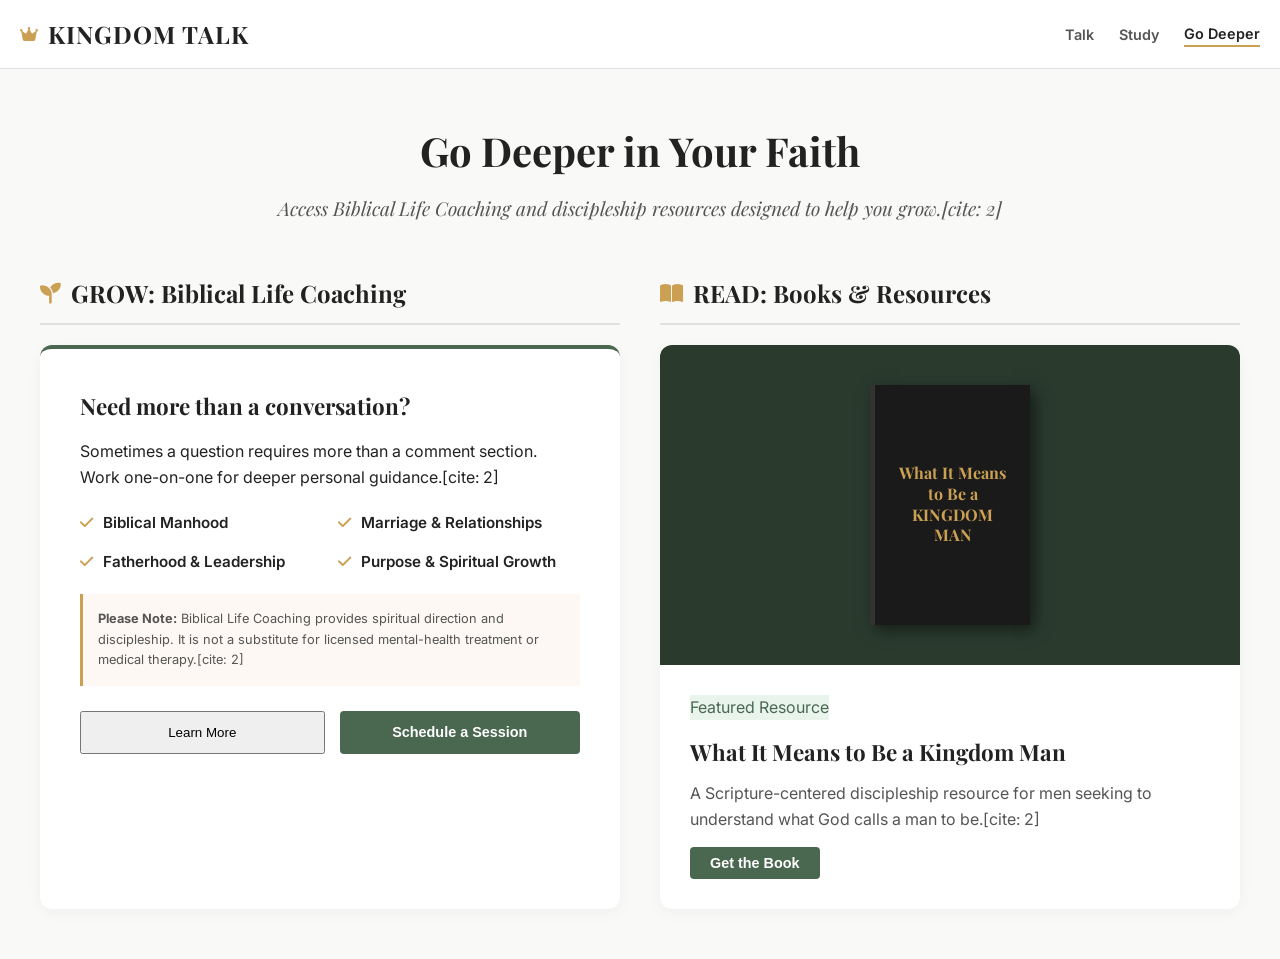
<file: go-deeper.html>
<!DOCTYPE html>
<html lang="en">
<head>
    <meta charset="UTF-8">
    <meta name="viewport" content="width=device-width, initial-scale=1.0">
    <title>GO DEEPER | Grow & Read</title>
    <link href="https://fonts.googleapis.com/css2?family=Playfair+Display:wght@400;600;700&family=Inter:wght@300;400;600&display=swap" rel="stylesheet">
    <link rel="stylesheet" href="https://cdnjs.cloudflare.com/ajax/libs/font-awesome/6.4.0/css/all.min.css">
    <link rel="stylesheet" href="styles.css"> <!-- Base Phase 1 styles -->
    <link rel="stylesheet" href="go-deeper.css"> <!-- Specific Phase 3/4 styles -->
</head>
<body class="bg-light">
    <!-- Navigation -->
    <header class="navbar">
        <div class="nav-container">
            <div class="logo">
                <i class="fa-solid fa-crown gold-icon"></i>
                <div class="logo-text">
                    <h1>KINGDOM TALK</h1>
                </div>
            </div>
            <nav class="nav-links">
                <a href="index.html">Talk</a>
                <a href="studies.html">Study</a>
                <a href="#" class="active">Go Deeper</a>
            </nav>
        </div>
    </header>

    <main class="container py-5">
        <div class="header-center">
            <h2>Go Deeper in Your Faith</h2>
            <p>Access Biblical Life Coaching and discipleship resources designed to help you grow.[cite: 2]</p>
        </div>

        <div class="ecosystem-grid">
            <!-- GROW Pillar: Biblical Life Coaching[cite: 2] -->
            <section class="pillar-section">
                <div class="section-title">
                    <i class="fa-solid fa-seedling gold-icon"></i>
                    <h3>GROW: Biblical Life Coaching</h3>
                </div>
                <div class="coaching-card">
                    <h4>Need more than a conversation?</h4>
                    <p>Sometimes a question requires more than a comment section. Work one-on-one for deeper personal guidance.[cite: 2]</p>
                    <ul class="coaching-topics">
                        <li><i class="fa-solid fa-check"></i> Biblical Manhood</li>
                        <li><i class="fa-solid fa-check"></i> Marriage & Relationships</li>
                        <li><i class="fa-solid fa-check"></i> Fatherhood & Leadership</li>
                        <li><i class="fa-solid fa-check"></i> Purpose & Spiritual Growth</li>
                    </ul>
                    <div class="disclaimer">
                        <strong>Please Note:</strong> Biblical Life Coaching provides spiritual direction and discipleship. It is not a substitute for licensed mental-health treatment or medical therapy.[cite: 2]
                    </div>
                    <div class="action-buttons">
                        <button class="btn-outline">Learn More</button>
                        <button class="btn-primary">Schedule a Session</button>
                    </div>
                </div>
            </section>

            <!-- READ Pillar: Books & Resources[cite: 2] -->
            <section class="pillar-section">
                <div class="section-title">
                    <i class="fa-solid fa-book-open gold-icon"></i>
                    <h3>READ: Books & Resources</h3>
                </div>
                <div class="resource-card">
                    <div class="resource-image">
                        <!-- Placeholder for Book Cover -->
                        <div class="book-mockup">
                            <span>What It Means to Be a<br>KINGDOM MAN</span>
                        </div>
                    </div>
                    <div class="resource-content">
                        <span class="badge new-badge">Featured Resource</span>
                        <h4>What It Means to Be a Kingdom Man</h4>
                        <p>A Scripture-centered discipleship resource for men seeking to understand what God calls a man to be.[cite: 2]</p>
                        <button class="btn-primary w-100 mt-3">Get the Book</button>
                    </div>
                </div>
            </section>
        </div>
    </main>
</body>
</html>
</file>
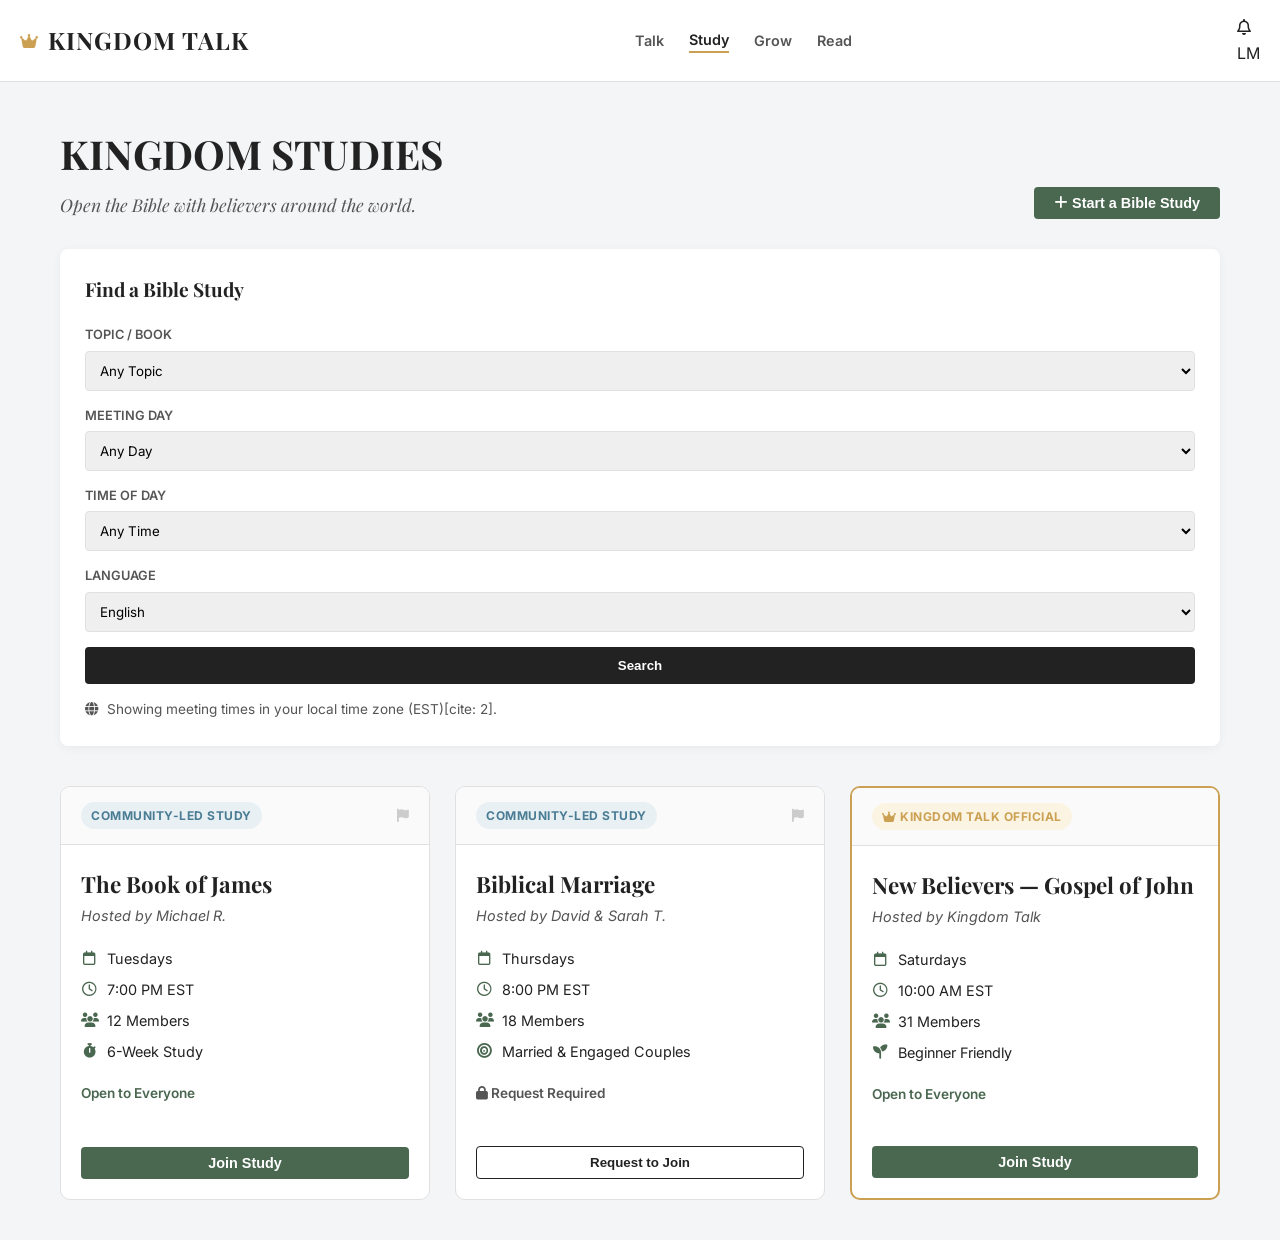
<file: studies.html>
<!DOCTYPE html>
<html lang="en">
<head>
    <meta charset="UTF-8">
    <meta name="viewport" content="width=device-width, initial-scale=1.0">
    <title>KINGDOM STUDIES | Study God's Word Together</title>
    <link href="https://fonts.googleapis.com/css2?family=Playfair+Display:wght@400;600;700&family=Inter:wght@300;400;600&display=swap" rel="stylesheet">
    <link rel="stylesheet" href="https://cdnjs.cloudflare.com/ajax/libs/font-awesome/6.4.0/css/all.min.css">
    <link rel="stylesheet" href="styles.css"> <!-- Base styles from Phase 1 -->
    <link rel="stylesheet" href="studies-styles.css"> <!-- Phase 2 styles -->
</head>
<body class="studies-bg">
    <!-- Navigation (Reused from Phase 1) -->
    <header class="navbar">
        <div class="nav-container">
            <div class="logo">
                <i class="fa-solid fa-crown gold-icon"></i>
                <div class="logo-text">
                    <h1>KINGDOM TALK</h1>
                </div>
            </div>
            <nav class="nav-links">
                <a href="index.html">Talk</a>
                <a href="#" class="active">Study</a>
                <a href="#">Grow</a>
                <a href="#">Read</a>
            </nav>
            <div class="user-profile">
                <i class="fa-regular fa-bell"></i>
                <div class="avatar">LM</div>
            </div>
        </div>
    </header>

    <main class="container studies-container">
        <!-- Dashboard Header & Actions -->
        <section class="studies-header">
            <div>
                <h2>KINGDOM STUDIES</h2>
                <p>Open the Bible with believers around the world.</p>
            </div>
            <button class="btn-primary" id="openCreateModalBtn"><i class="fa-solid fa-plus"></i> Start a Bible Study</button>
        </section>

        <!-- Global Bible Study Discovery Filter -->
        <section class="discovery-filter">
            <h3>Find a Bible Study</h3>
            <form class="filter-grid">
                <div class="filter-group">
                    <label>Topic / Book</label>
                    <select>
                        <option>Any Topic</option>
                        <option>Marriage</option>
                        <option>Gospel of John</option>
                        <option>Book of James</option>
                    </select>
                </div>
                <div class="filter-group">
                    <label>Meeting Day</label>
                    <select>
                        <option>Any Day</option>
                        <option>Tuesday</option>
                        <option>Thursday</option>
                        <option>Saturday</option>
                    </select>
                </div>
                <div class="filter-group">
                    <label>Time of Day</label>
                    <select>
                        <option>Any Time</option>
                        <option>Morning</option>
                        <option>Evening</option>
                    </select>
                </div>
                <div class="filter-group">
                    <label>Language</label>
                    <select>
                        <option>English</option>
                        <option>Spanish</option>
                    </select>
                </div>
                <button type="submit" class="btn-secondary search-filter-btn">Search</button>
            </form>
            <p class="timezone-notice"><i class="fa-solid fa-globe"></i> Showing meeting times in your local time zone (EST)[cite: 2].</p>
        </section>

        <!-- Study Rooms Grid -->
        <section class="studies-grid">
            <!-- Card 1: Community-led[cite: 2] -->
            <div class="study-card">
                <div class="card-header">
                    <span class="badge community-badge">Community-Led Study</span>
                    <button class="report-btn" title="Report this study[cite: 2]"><i class="fa-solid fa-flag"></i></button>
                </div>
                <div class="card-body">
                    <h3>The Book of James</h3>
                    <p class="host">Hosted by Michael R.</p>
                    <ul class="study-details">
                        <li><i class="fa-regular fa-calendar"></i> Tuesdays</li>
                        <li><i class="fa-regular fa-clock"></i> 7:00 PM EST</li>
                        <li><i class="fa-solid fa-users"></i> 12 Members</li>
                        <li><i class="fa-solid fa-stopwatch"></i> 6-Week Study</li>
                    </ul>
                    <p class="access public">Open to Everyone</p>
                </div>
                <div class="card-footer">
                    <button class="btn-primary w-100">Join Study</button>
                </div>
            </div>

            <!-- Card 2: Private/Request Join[cite: 2] -->
            <div class="study-card">
                <div class="card-header">
                    <span class="badge community-badge">Community-Led Study</span>
                    <button class="report-btn" title="Report this study"><i class="fa-solid fa-flag"></i></button>
                </div>
                <div class="card-body">
                    <h3>Biblical Marriage</h3>
                    <p class="host">Hosted by David & Sarah T.</p>
                    <ul class="study-details">
                        <li><i class="fa-regular fa-calendar"></i> Thursdays</li>
                        <li><i class="fa-regular fa-clock"></i> 8:00 PM EST</li>
                        <li><i class="fa-solid fa-users"></i> 18 Members</li>
                        <li><i class="fa-solid fa-bullseye"></i> Married & Engaged Couples</li>
                    </ul>
                    <p class="access private"><i class="fa-solid fa-lock"></i> Request Required</p>
                </div>
                <div class="card-footer">
                    <button class="btn-outline w-100">Request to Join</button>
                </div>
            </div>

            <!-- Card 3: Official Study[cite: 2] -->
            <div class="study-card official-card">
                <div class="card-header">
                    <span class="badge official-badge"><i class="fa-solid fa-crown"></i> KINGDOM TALK OFFICIAL</span>
                </div>
                <div class="card-body">
                    <h3>New Believers — Gospel of John</h3>
                    <p class="host">Hosted by Kingdom Talk</p>
                    <ul class="study-details">
                        <li><i class="fa-regular fa-calendar"></i> Saturdays</li>
                        <li><i class="fa-regular fa-clock"></i> 10:00 AM EST</li>
                        <li><i class="fa-solid fa-users"></i> 31 Members</li>
                        <li><i class="fa-solid fa-seedling"></i> Beginner Friendly</li>
                    </ul>
                    <p class="access public">Open to Everyone</p>
                </div>
                <div class="card-footer">
                    <button class="btn-primary w-100">Join Study</button>
                </div>
            </div>
        </section>
    </main>

    <!-- Create Study Modal -->
    <div class="modal-overlay" id="createStudyModal">
        <div class="modal-content">
            <div class="modal-header">
                <h2>Start a Bible Study</h2>
                <button class="close-modal" id="closeModalBtn"><i class="fa-solid fa-xmark"></i></button>
            </div>
            <form class="create-study-form">
                <!-- Following exact fields requested in the vision document[cite: 2] -->
                <div class="form-row">
                    <label>Study Name</label>
                    <input type="text" placeholder="e.g., The Book of Romans" required>
                </div>
                <div class="form-row">
                    <label>Bible Book / Topic</label>
                    <input type="text" placeholder="e.g., Romans, Marriage, Faith" required>
                </div>
                <div class="form-row">
                    <label>Description</label>
                    <textarea rows="3" placeholder="What will this study cover?"></textarea>
                </div>
                
                <div class="form-grid-2">
                    <div class="form-row">
                        <label>Start Date</label>
                        <input type="date" required>
                    </div>
                    <div class="form-row">
                        <label>Expected Duration</label>
                        <select><option>Ongoing</option><option>4 Weeks</option><option>6 Weeks</option></select>
                    </div>
                    <div class="form-row">
                        <label>Meeting Day</label>
                        <select><option>Monday</option><option>Tuesday</option><option>Wednesday</option></select>
                    </div>
                    <div class="form-row">
                        <label>Meeting Time & Zone</label>
                        <div class="time-zone-input">
                            <input type="time" required>
                            <select><option>EST</option><option>CST</option><option>PST</option></select>
                        </div>
                    </div>
                </div>

                <div class="form-grid-2">
                    <div class="form-row">
                        <label>Privacy</label>
                        <select><option>Public (Open to everyone)</option><option>Private (Request required)</option></select>
                    </div>
                    <div class="form-row">
                        <label>Max Participants</label>
                        <input type="number" placeholder="Optional limit">
                    </div>
                </div>
                
                <div class="form-row">
                    <label class="checkbox-label">
                        <input type="checkbox" required>
                        I agree to the Kingdom Talk Community Guidelines and understand this will be listed as a Community-Led Study[cite: 2].
                    </label>
                </div>

                <button type="submit" class="btn-large">Create Study Room</button>
            </form>
        </div>
    </div>

    <script src="studies.js"></script>
</body>
</html>
</file>
<file: styles.css>
:root {
    --primary-green: #4a6750;
    --primary-green-hover: #3d5642;
    --bg-color: #f9f9f7;
    --card-bg: #ffffff;
    --text-dark: #222222;
    --text-light: #555555;
    --border-color: #e0e0e0;
    --gold: #cba052;
    --font-serif: 'Playfair Display', serif;
    --font-sans: 'Inter', sans-serif;
}

* {
    margin: 0;
    padding: 0;
    box-sizing: border-box;
}

body {
    font-family: var(--font-sans);
    background-color: var(--bg-color);
    color: var(--text-dark);
    line-height: 1.6;
}

h1, h2, h3, h4 {
    font-family: var(--font-serif);
    font-weight: 700;
}

a {
    text-decoration: none;
    color: inherit;
}

/* Typography & Utilities */
.gold-icon { color: var(--gold); }
.container {
    max-width: 1200px;
    margin: 0 auto;
    padding: 0 20px;
}

/* Buttons */
.btn-primary {
    background-color: var(--primary-green);
    color: white;
    padding: 8px 20px;
    border-radius: 4px;
    font-size: 0.9rem;
    font-weight: 600;
    border: none;
    cursor: pointer;
    transition: background 0.3s;
}
.btn-primary:hover { background-color: var(--primary-green-hover); }

.btn-large {
    background-color: var(--primary-green);
    color: white;
    padding: 15px 30px;
    border-radius: 6px;
    font-size: 1.1rem;
    font-weight: 600;
    border: none;
    cursor: pointer;
    display: inline-flex;
    align-items: center;
    gap: 10px;
    width: 100%;
    justify-content: center;
    transition: background 0.3s;
}
.btn-large:hover { background-color: var(--primary-green-hover); }

/* Navigation */
.navbar {
    background: white;
    border-bottom: 1px solid var(--border-color);
    position: sticky;
    top: 0;
    z-index: 100;
}
.nav-container {
    max-width: 1400px;
    margin: 0 auto;
    padding: 15px 20px;
    display: flex;
    justify-content: space-between;
    align-items: center;
}
.logo {
    display: flex;
    align-items: center;
    gap: 10px;
}
.logo-text h1 {
    font-size: 1.5rem;
    letter-spacing: 1px;
}
.logo-text p {
    font-size: 0.7rem;
    color: var(--text-light);
    font-family: var(--font-serif);
    font-style: italic;
}
.nav-links {
    display: flex;
    align-items: center;
    gap: 25px;
    font-size: 0.9rem;
    font-weight: 600;
}
.nav-links a.active { color: var(--text-dark); border-bottom: 2px solid var(--gold); }
.nav-links a { color: var(--text-light); }
.nav-links a:hover { color: var(--text-dark); }
.search-btn { background: none; border: none; font-size: 1.1rem; cursor: pointer; color: var(--text-light); }
.mobile-toggle { display: none; background: none; border: none; font-size: 1.5rem; cursor: pointer; }

/* Hero Section */
.hero {
    height: 400px;
    background: url('https://images.unsplash.com/photo-1501281668745-f7f57925c3b4?ixlib=rb-4.0.3&auto=format&fit=crop&w=1920&q=80') center/cover no-repeat;
    position: relative;
    display: flex;
    align-items: center;
}
.hero-overlay {
    background: linear-gradient(to right, rgba(255,255,255,0.9) 0%, rgba(255,255,255,0.4) 50%, transparent 100%);
    width: 100%;
    height: 100%;
    display: flex;
    align-items: center;
    padding: 0 5%;
}
.hero-content h2 { font-size: 3.5rem; letter-spacing: 2px; }
.hero-tagline { font-family: var(--font-serif); font-size: 1.2rem; color: var(--text-dark); margin-bottom: 30px; }
.hero-quote { font-family: var(--font-serif); font-style: italic; color: var(--text-light); max-width: 300px; border-left: 3px solid var(--gold); padding-left: 15px; }

/* Daily Question Section */
.daily-question-section {
    display: grid;
    grid-template-columns: 1fr 1fr;
    gap: 40px;
    margin: 40px 0;
    background: white;
    border-radius: 12px;
    box-shadow: 0 4px 15px rgba(0,0,0,0.03);
    overflow: hidden;
}
.question-card { padding: 50px; }
.label { font-size: 0.85rem; font-weight: 700; color: var(--text-light); letter-spacing: 1px; text-transform: uppercase; }
.question-card h2 { font-size: 2.5rem; margin: 15px 0 30px; line-height: 1.2; }
.scripture { display: flex; gap: 15px; margin-bottom: 40px; }
.scripture i { font-size: 1.5rem; color: var(--text-light); margin-top: 5px; }
.scripture-text strong { display: block; margin-bottom: 5px; color: var(--text-dark); }
.scripture-text p { font-family: var(--font-serif); font-style: italic; color: var(--text-light); }
.stats { display: flex; justify-content: center; align-items: center; gap: 10px; margin-top: 20px; color: var(--text-light); font-size: 0.95rem; }

.image-card {
    background: url('https://images.unsplash.com/photo-1472214103451-9374bd1c798e?ixlib=rb-4.0.3&auto=format&fit=crop&w=800&q=80') center/cover no-repeat;
    display: flex;
    align-items: center;
    justify-content: center;
}
.image-card-text h3 {
    font-family: 'Nothing You Could Do', cursive, var(--font-serif);
    font-size: 3rem;
    color: var(--text-dark);
    text-align: center;
    line-height: 1.1;
    text-shadow: 2px 2px 4px rgba(255,255,255,0.7);
}

/* Pillars Section */
.pillars-section {
    display: flex;
    justify-content: space-between;
    padding: 50px 20px;
    border-bottom: 1px solid var(--border-color);
}
.pillar { text-align: center; flex: 1; }
.pillar i { font-size: 2rem; color: var(--text-dark); margin-bottom: 15px; }
.pillar h4 { font-size: 0.9rem; font-family: var(--font-sans); letter-spacing: 1px; }
.pillar p { font-size: 0.9rem; color: var(--text-light); font-family: var(--font-serif); font-style: italic; }

/* Recent Talks */
.recent-talks { padding: 60px 0; }
.section-header { display: flex; justify-content: space-between; align-items: center; margin-bottom: 30px; }
.section-header h2 { font-size: 2rem; }
.view-all { font-size: 0.9rem; font-weight: 600; display: flex; align-items: center; gap: 5px; }
.talks-grid { display: grid; grid-template-columns: repeat(3, 1fr); gap: 20px; }
.talk-card { background: white; padding: 25px; border-radius: 8px; border: 1px solid var(--border-color); box-shadow: 0 2px 8px rgba(0,0,0,0.02); }
.talk-card .date { font-size: 0.8rem; color: var(--primary-green); font-weight: 600; text-transform: uppercase; }
.talk-card h3 { font-size: 1.2rem; margin: 10px 0 20px; line-height: 1.4; }
.comment-count { font-size: 0.85rem; color: var(--text-light); display: flex; align-items: center; gap: 8px; }

/* About Section */
.about-section {
    display: grid;
    grid-template-columns: 1fr 1fr;
    background: white;
    margin-bottom: 60px;
    border-radius: 12px;
    overflow: hidden;
    box-shadow: 0 4px 15px rgba(0,0,0,0.03);
}
.about-content { padding: 50px; display: flex; flex-direction: column; justify-content: center; align-items: flex-start; }
.about-content h2 { font-size: 2rem; margin-bottom: 20px; }
.about-content p { color: var(--text-light); margin-bottom: 30px; font-size: 1.05rem; }
.about-image {
    background: url('https://images.unsplash.com/photo-1494809610410-160faaed4de0?ixlib=rb-4.0.3&auto=format&fit=crop&w=800&q=80') center/cover no-repeat;
    display: flex;
    align-items: center;
    justify-content: center;
}
.about-image-text h3 {
    font-family: 'Nothing You Could Do', cursive, var(--font-serif);
    font-size: 3.5rem;
    color: white;
    text-shadow: 2px 2px 10px rgba(0,0,0,0.4);
    transform: rotate(-5deg);
}

/* Footer */
footer { background: #d7b57b; background: linear-gradient(to bottom, #ebd5a3, #b88a44); padding: 60px 20px 20px; color: var(--text-dark); text-align: center; }
.footer-top { margin-bottom: 40px; }
.footer-top p:first-child { font-size: 0.9rem; font-weight: 700; letter-spacing: 2px; margin-bottom: 20px; }
.large-crown { font-size: 2.5rem; color: #fff; margin-bottom: 10px; text-shadow: 1px 1px 3px rgba(0,0,0,0.2); }
.footer-tagline { font-family: var(--font-serif); font-style: italic; font-size: 1.1rem; }
.footer-bottom { background: #1a1a1a; color: white; margin: 0 -20px -20px; padding: 20px 40px; display: flex; justify-content: space-between; align-items: center; flex-wrap: wrap; }
.footer-logo { font-family: var(--font-serif); font-weight: 700; font-size: 1.2rem; display: flex; align-items: center; gap: 10px; color: var(--gold); }
.copyright { font-size: 0.8rem; color: #888; }
.footer-links { display: flex; align-items: center; gap: 20px; font-size: 0.85rem; }
.footer-links a:hover { color: var(--gold); }
.socials { display: flex; gap: 15px; margin-left: 20px; }
.socials a { font-size: 1.1rem; }

/* Responsive adjustments */
@media (max-width: 992px) {
    .daily-question-section, .about-section { grid-template-columns: 1fr; }
    .image-card, .about-image { min-height: 300px; }
    .talks-grid { grid-template-columns: 1fr; }
    .nav-links { display: none; }
    .mobile-toggle { display: block; }
    .footer-bottom { flex-direction: column; gap: 20px; text-align: center; }
    .socials { margin-left: 0; justify-content: center; margin-top: 10px; }
}
</file>
<file: go-deeper.css>
.bg-light { background-color: #f9f9f7; }
.py-5 { padding: 50px 0; }
.mt-3 { margin-top: 15px; }
.header-center { text-align: center; margin-bottom: 50px; }
.header-center h2 { font-size: 2.5rem; margin-bottom: 10px; }
.header-center p { color: var(--text-light); font-family: var(--font-serif); font-style: italic; font-size: 1.2rem; }

.ecosystem-grid {
    display: grid;
    grid-template-columns: 1fr 1fr;
    gap: 40px;
}
@media (max-width: 800px) {
    .ecosystem-grid { grid-template-columns: 1fr; }
}

.pillar-section { display: flex; flex-direction: column; gap: 20px; }
.section-title { display: flex; align-items: center; gap: 10px; border-bottom: 2px solid var(--border-color); padding-bottom: 10px; }
.section-title h3 { font-size: 1.5rem; }
.section-title i { font-size: 1.3rem; }

/* Coaching Card */
.coaching-card {
    background: white;
    padding: 40px;
    border-radius: 12px;
    box-shadow: 0 4px 15px rgba(0,0,0,0.04);
    border-top: 4px solid var(--primary-green);
    height: 100%;
}
.coaching-card h4 { font-size: 1.4rem; margin-bottom: 15px; }
.coaching-topics { list-style: none; margin: 20px 0; display: grid; grid-template-columns: 1fr 1fr; gap: 15px; }
.coaching-topics li { display: flex; align-items: center; gap: 10px; font-size: 0.95rem; font-weight: 600; }
.coaching-topics i { color: var(--gold); }
.disclaimer {
    background: #fdf8f3;
    padding: 15px;
    border-left: 3px solid var(--gold);
    font-size: 0.8rem;
    color: var(--text-light);
    margin-bottom: 25px;
    border-radius: 0 4px 4px 0;
}
.action-buttons { display: flex; gap: 15px; }
.action-buttons button { flex: 1; padding: 12px; }

/* Resource Card */
.resource-card {
    background: white;
    border-radius: 12px;
    box-shadow: 0 4px 15px rgba(0,0,0,0.04);
    overflow: hidden;
    display: flex;
    flex-direction: column;
    height: 100%;
}
.resource-image {
    background: #2a3b2e;
    padding: 40px;
    display: flex;
    justify-content: center;
    align-items: center;
}
.book-mockup {
    background: #1a1a1a;
    color: var(--gold);
    width: 160px;
    height: 240px;
    border-left: 5px solid #333;
    box-shadow: 5px 5px 15px rgba(0,0,0,0.5);
    display: flex;
    justify-content: center;
    align-items: center;
    text-align: center;
    padding: 20px;
    font-family: var(--font-serif);
    font-weight: 700;
    line-height: 1.3;
}
.resource-content { padding: 30px; }
.new-badge { background: #e8f4ec; color: var(--primary-green); margin-bottom: 15px; display: inline-block; }
.resource-content h4 { font-size: 1.4rem; margin-bottom: 10px; }
.resource-content p { color: var(--text-light); }
</file>
<file: studies-styles.css>
/* Phase 2 Specific Variables */
:root {
    --bg-light-gray: #f4f5f7;
    --official-gold: #cba052;
    --community-blue: #4a7c94;
    --danger-red: #c94f4f;
}

.studies-bg {
    background-color: var(--bg-light-gray);
}

.studies-container {
    padding: 40px 20px;
}

/* Header */
.studies-header {
    display: flex;
    justify-content: space-between;
    align-items: flex-end;
    margin-bottom: 30px;
}
.studies-header h2 { font-size: 2.5rem; margin-bottom: 5px; }
.studies-header p { color: var(--text-light); font-family: var(--font-serif); font-style: italic; font-size: 1.1rem; }

/* Discovery Filter */
.discovery-filter {
    background: white;
    padding: 25px;
    border-radius: 8px;
    box-shadow: 0 2px 10px rgba(0,0,0,0.05);
    margin-bottom: 40px;
}
.discovery-filter h3 { margin-bottom: 20px; font-size: 1.2rem; }
.filter-grid {
    display: grid;
    grid-template-columns: repeat(auto-fit, minmax(150px, 1fr)) auto;
    gap: 15px;
    align-items: end;
}
.filter-group label {
    display: block;
    font-size: 0.8rem;
    font-weight: 600;
    color: var(--text-light);
    margin-bottom: 5px;
    text-transform: uppercase;
}
.filter-group select {
    width: 100%;
    padding: 10px;
    border: 1px solid var(--border-color);
    border-radius: 4px;
    font-family: var(--font-sans);
}
.search-filter-btn {
    background: var(--text-dark);
    color: white;
    padding: 11px 25px;
    border: none;
    border-radius: 4px;
    cursor: pointer;
    font-weight: 600;
}
.timezone-notice {
    margin-top: 15px;
    font-size: 0.85rem;
    color: var(--text-light);
    display: flex;
    align-items: center;
    gap: 8px;
}

/* Study Cards */
.studies-grid {
    display: grid;
    grid-template-columns: repeat(auto-fill, minmax(320px, 1fr));
    gap: 25px;
}
.study-card {
    background: white;
    border-radius: 10px;
    border: 1px solid var(--border-color);
    overflow: hidden;
    display: flex;
    flex-direction: column;
    transition: transform 0.2s, box-shadow 0.2s;
}
.study-card:hover {
    transform: translateY(-3px);
    box-shadow: 0 8px 20px rgba(0,0,0,0.08);
}
.official-card {
    border: 2px solid var(--official-gold);
}
.card-header {
    padding: 15px 20px;
    display: flex;
    justify-content: space-between;
    align-items: center;
    border-bottom: 1px solid var(--border-color);
    background: #fafafa;
}
.badge {
    font-size: 0.75rem;
    font-weight: 700;
    padding: 4px 10px;
    border-radius: 20px;
    text-transform: uppercase;
    letter-spacing: 0.5px;
}
.community-badge { background: #e8f0f4; color: var(--community-blue); }
.official-badge { background: #fcf4e3; color: var(--official-gold); }
.report-btn { background: none; border: none; color: #ccc; cursor: pointer; transition: color 0.2s; }
.report-btn:hover { color: var(--danger-red); }

.card-body { padding: 25px 20px; flex-grow: 1; }
.card-body h3 { font-size: 1.4rem; margin-bottom: 5px; line-height: 1.3; }
.host { font-size: 0.9rem; color: var(--text-light); font-style: italic; margin-bottom: 20px; }
.study-details { list-style: none; margin-bottom: 20px; }
.study-details li {
    font-size: 0.9rem;
    color: var(--text-dark);
    margin-bottom: 8px;
    display: flex;
    align-items: center;
    gap: 10px;
}
.study-details i { color: var(--primary-green); width: 16px; text-align: center; }
.access { font-size: 0.85rem; font-weight: 600; }
.access.public { color: var(--primary-green); }
.access.private { color: var(--text-light); }

.card-footer { padding: 15px 20px 20px; }
.w-100 { width: 100%; text-align: center; justify-content: center; }
.btn-outline {
    background: transparent;
    border: 1px solid var(--text-dark);
    color: var(--text-dark);
    padding: 8px 20px;
    border-radius: 4px;
    font-weight: 600;
    cursor: pointer;
    transition: all 0.3s;
}
.btn-outline:hover { background: var(--text-dark); color: white; }

/* Modal Styles */
.modal-overlay {
    position: fixed;
    top: 0; left: 0; width: 100%; height: 100%;
    background: rgba(0,0,0,0.6);
    display: none;
    justify-content: center;
    align-items: center;
    z-index: 1000;
    padding: 20px;
}
.modal-overlay.active { display: flex; }
.modal-content {
    background: white;
    border-radius: 12px;
    width: 100%;
    max-width: 650px;
    max-height: 90vh;
    overflow-y: auto;
    padding: 30px;
}
.modal-header { display: flex; justify-content: space-between; align-items: center; margin-bottom: 25px; }
.close-modal { background: none; border: none; font-size: 1.5rem; cursor: pointer; color: var(--text-light); }
.create-study-form .form-row { margin-bottom: 20px; }
.create-study-form label { display: block; font-weight: 600; margin-bottom: 8px; font-size: 0.9rem; }
.create-study-form input[type="text"], 
.create-study-form input[type="date"],
.create-study-form input[type="time"],
.create-study-form input[type="number"],
.create-study-form select,
.create-study-form textarea {
    width: 100%;
    padding: 10px;
    border: 1px solid var(--border-color);
    border-radius: 4px;
    font-family: var(--font-sans);
}
.form-grid-2 { display: grid; grid-template-columns: 1fr 1fr; gap: 20px; }
.time-zone-input { display: flex; gap: 10px; }
.time-zone-input input { flex: 2; }
.time-zone-input select { flex: 1; }
.checkbox-label { display: flex !important; gap: 10px; font-weight: 400 !important; color: var(--text-light); font-size: 0.85rem !important; align-items: flex-start; }
.checkbox-label input { margin-top: 3px; }
</file>
